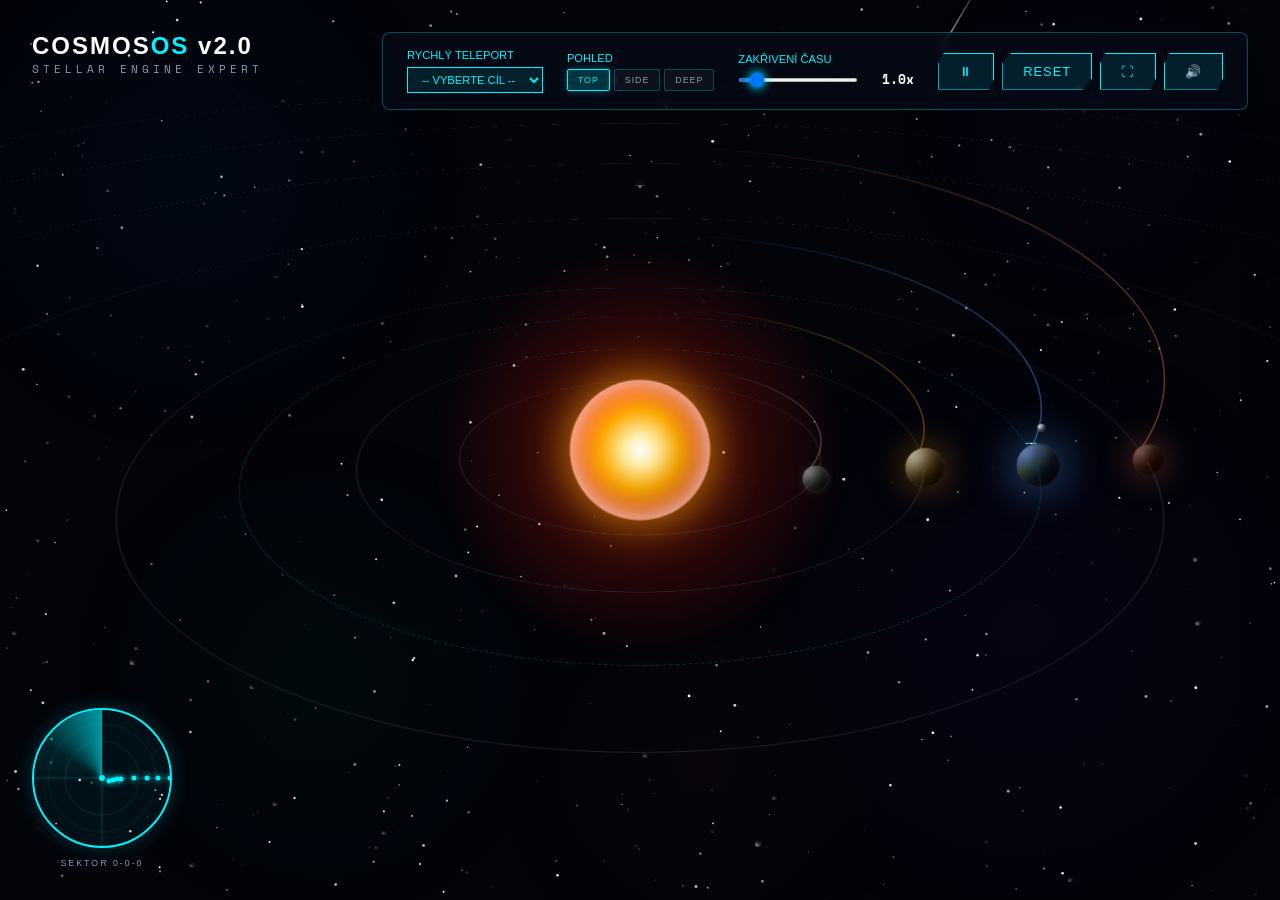
<file: index.html>
<!DOCTYPE html>

<html lang="cs">

<head>

    <meta charset="UTF-8">

    <meta name="viewport" content="width=device-width, initial-scale=1.0">

    <meta http-equiv="X-UA-Compatible" content="ie=edge">

    <title>Cosmos Explorer | Advanced 3D Solar System</title>

    <meta name="description" content="Interaktivní 3D simulace sluneční soustavy. Prozkoumejte planety v reálném čase, upravte běh času a objevte detailní informace.">

    <meta name="keywords" content="vesmír, 3D, simulace, sluneční soustava, planety, interaktivní, HTML5, CSS3, JavaScript, webgl, canvas">

    <meta name="author" content="Tomáš Vrabec">

    <meta name="robots" content="index, follow">

    <meta property="og:title" content="Cosmos Explorer 3D">

    <meta property="og:description" content="Neuvěřitelná interaktivní webová simulace naší sluneční soustavy.">

    <meta property="og:type" content="website">

    <meta name="twitter:card" content="summary_large_image">



    <script type="application/ld+json">

    {

      "@context": "https://schema.org",

      "@type": "WebApplication",

      "name": "Cosmos Explorer 3D",

      "applicationCategory": "EducationalApplication",

      "author": { "@type": "Person", "name": "Tomáš Vrabec" }

    }

    </script>



    <link rel="preconnect" href="https://fonts.googleapis.com">

    <link rel="preconnect" href="https://fonts.gstatic.com" crossorigin>

    <link href="https://fonts.googleapis.com/css2?family=Space+Mono:ital,wght@0,400;0,700;1,400&family=Syncopate:wght@400;700&display=swap" rel="stylesheet">

    <link rel="stylesheet" href="css/style.css?v=7">

</head>

<body class="loading">

    <div id="preloader" aria-hidden="true">

        <div class="loader-core"></div>

        <div class="loader-text">INICIALIZACE VESMÍRU... <span id="load-progress">0%</span></div>

    </div>



    <canvas id="deep-space" aria-hidden="true"></canvas>



    <main id="scene-container" aria-label="3D Interaktivní Vesmír">

        <div id="camera">

            <div id="solar-system" class="preserve-3d">

                <!-- SUN -->
                <div class="celestial-wrapper sun-wrapper" data-id="sun">
                    <div class="planet sun" role="button" tabindex="0" aria-label="Slunce">
                        <div class="planet-sphere sun-sphere"></div>
                        <div class="sun-glow"></div>
                        <span class="planet-name">SLUNCE</span>
                    </div>
                </div>

                <!-- VOYAGER -->
                <div class="orbit voyager-orbit preserve-3d" aria-hidden="true">
                    <div class="voyager">
                        <div class="voyager-dish"></div>
                        <div class="voyager-body"></div>
                    </div>
                </div>

                <!-- MERCURY -->
                <div class="orbit mercury-orbit preserve-3d" aria-hidden="true"></div>
                <div class="celestial-wrapper mercury-wrapper" data-id="mercury">
                    <div class="planet mercury" role="button" tabindex="0" aria-label="Merkur">
                        <div class="planet-sphere mercury-sphere"></div>
                        <div class="planet-shadow"></div>
                        <span class="planet-name">MERKUR</span>
                    </div>
                </div>

                <!-- VENUS -->
                <div class="orbit venus-orbit preserve-3d" aria-hidden="true"></div>
                <div class="celestial-wrapper venus-wrapper" data-id="venus">
                    <div class="planet venus" role="button" tabindex="0" aria-label="Venuše">
                        <div class="planet-sphere venus-sphere"></div>
                        <div class="planet-shadow"></div>
                        <span class="planet-name">VENUŠE</span>
                    </div>
                </div>

                <!-- EARTH -->
                <div class="orbit earth-orbit preserve-3d" aria-hidden="true"></div>
                <div class="celestial-wrapper earth-wrapper" data-id="earth">
                    <div class="planet earth" role="button" tabindex="0" aria-label="Země">
                        <div class="planet-sphere earth-sphere">
                            <div class="earth-clouds"></div>
                        </div>
                        <div class="planet-shadow"></div>
                        <div class="moon-orbit"><div class="moon-sphere"></div></div>
                        <div class="iss-orbit"><div class="iss"></div></div>
                        <span class="planet-name">ZEMĚ</span>
                    </div>
                </div>

                <!-- MARS -->
                <div class="orbit mars-orbit preserve-3d" aria-hidden="true"></div>
                <div class="celestial-wrapper mars-wrapper" data-id="mars">
                    <div class="planet mars" role="button" tabindex="0" aria-label="Mars">
                        <div class="planet-sphere mars-sphere"></div>
                        <div class="planet-shadow"></div>
                        <span class="planet-name">MARS</span>
                    </div>
                </div>

                <!-- ASTEROID BELT -->
                <div id="asteroid-belt" class="preserve-3d" aria-hidden="true"></div>

                <!-- JUPITER -->
                <div class="orbit jupiter-orbit preserve-3d" aria-hidden="true"></div>
                <div class="celestial-wrapper jupiter-wrapper" data-id="jupiter">
                    <div class="planet jupiter" role="button" tabindex="0" aria-label="Jupiter">
                        <div class="planet-sphere jupiter-sphere"></div>
                        <div class="planet-shadow"></div>
                        <span class="planet-name">JUPITER</span>
                    </div>
                </div>

                <!-- SATURN -->
                <div class="orbit saturn-orbit preserve-3d" aria-hidden="true"></div>
                <div class="celestial-wrapper saturn-wrapper" data-id="saturn">
                    <div class="planet saturn" role="button" tabindex="0" aria-label="Saturn">
                        <div class="planet-sphere saturn-sphere"></div>
                        <div class="saturn-rings"></div>
                        <div class="planet-shadow"></div>
                        <span class="planet-name">SATURN</span>
                    </div>
                </div>

                <!-- URANUS -->
                <div class="orbit uranus-orbit preserve-3d" aria-hidden="true"></div>
                <div class="celestial-wrapper uranus-wrapper" data-id="uranus">
                    <div class="planet uranus" role="button" tabindex="0" aria-label="Uran">
                        <div class="planet-sphere uranus-sphere"></div>
                        <div class="uranus-rings"></div>
                        <div class="planet-shadow"></div>
                        <span class="planet-name">URAN</span>
                    </div>
                </div>

                <!-- NEPTUNE -->
                <div class="orbit neptune-orbit preserve-3d" aria-hidden="true"></div>
                <div class="celestial-wrapper neptune-wrapper" data-id="neptune">
                    <div class="planet neptune" role="button" tabindex="0" aria-label="Neptun">
                        <div class="planet-sphere neptune-sphere"></div>
                        <div class="planet-shadow"></div>
                        <span class="planet-name">NEPTUN</span>
                    </div>
                </div>

            </div>

        </div>

    </main>



    <div id="ui-layer" class="ui-layer">

        <header class="top-bar">

            <div class="brand">

                <div class="brand-text">

                    <h1>COSMOS<span class="hl">OS</span> v2.0</h1>

                    <span class="subtitle">STELLAR ENGINE EXPERT</span>

                </div>

            </div>

            <div class="controls-group">

                <div class="control-box">

                    <label for="teleport-select">RYCHLÝ TELEPORT</label>

                    <select id="teleport-select" class="holo-select">

                        <option value="">-- VYBERTE CÍL --</option>

                        <option value="sun">Slunce</option>

                        <option value="mercury">Merkur</option>

                        <option value="venus">Venuše</option>

                        <option value="earth">Země</option>

                        <option value="mars">Mars</option>

                        <option value="jupiter">Jupiter</option>

                        <option value="saturn">Saturn</option>

                        <option value="uranus">Uran</option>

                        <option value="neptune">Neptun</option>

                    </select>

                </div>



                <div class="control-box hidden-mobile">

                    <label>POHLED</label>

                    <div class="view-presets">

                        <button class="btn-view active" id="view-top"    aria-label="Pohled shora">TOP</button>

                        <button class="btn-view"        id="view-side"   aria-label="Pohled ze strany">SIDE</button>

                        <button class="btn-view"        id="view-cinematic" aria-label="Pohled z hlubiny">DEEP</button>

                    </div>

                </div>



                <div class="control-box hidden-mobile">

                    <label for="time-slider">ZAKŘIVENÍ ČASU</label>

                    <div class="slider-wrapper">

                        <input type="range" id="time-slider" min="0" max="10" step="0.1" value="1" aria-label="Rychlost oběhu planet">

                        <span id="time-val">1.0x</span>

                    </div>

                </div>



                <div class="btn-group">

                    <button id="pause-btn"    class="btn-holo" aria-label="Pozastavit" title="Pause / Play">⏸</button>

                    <button id="reset-cam-btn" class="btn-holo" aria-label="Reset pohledu">RESET</button>

                    <button id="fullscreen-btn" class="btn-holo" aria-label="Celá obrazovka" title="Fullscreen">⛶</button>

                    <button id="sound-btn" class="btn-holo" aria-label="Zvuk zapnout/vypnout" title="Sound On/Off">🔊</button>

                </div>

            </div>

        </header>



        <aside id="hud-panel" class="hud-panel glass-morphism" aria-hidden="true" role="dialog" aria-labelledby="hud-title">

            <div class="hud-header">

                <div class="hud-decor"></div>

                <h2 id="hud-title" class="glitch" data-text="PLANET_NAME">PLANET_NAME</h2>

                <button id="close-hud" class="close-hud" aria-label="Zavřít detail">

                    <svg viewBox="0 0 24 24" fill="none" stroke="currentColor" stroke-width="2"><line x1="18" y1="6" x2="6" y2="18"></line><line x1="6" y1="6" x2="18" y2="18"></line></svg>

                </button>

            </div>

            <div class="hud-body">

                <div class="hud-type" id="hud-type">CLASSIFICATION</div>

                <div class="hud-text-container">

                    <p id="hud-desc" class="typing-text"></p>

                </div>

                <div class="data-grid">

                    <div class="data-cell"><span class="data-label">VZDÁLENOST</span><span class="data-value" id="data-dist">--</span></div>

                    <div class="data-cell"><span class="data-label">TEPLOTA</span><span class="data-value" id="data-temp">--</span></div>

                    <div class="data-cell"><span class="data-label">GRAVITACE</span><span class="data-value" id="data-grav">--</span></div>

                    <div class="data-cell"><span class="data-label">DOBA OBĚHU</span><span class="data-value" id="data-year">--</span></div>

                    <div class="data-cell"><span class="data-label">POČET MĚSÍCŮ</span><span class="data-value" id="data-moons">--</span></div>

                    <div class="data-cell"><span class="data-label">ATMOSFÉRA</span><span class="data-value" id="data-atm">--</span></div>

                </div>

                <div class="hud-footer">

                    <div class="status-indicator">

                        <span class="dot blink"></span> DATA ZACHYCENA SONDOU

                    </div>

                    <button class="btn-holo btn-sm" id="btn-explore">VSTOUPIT DO ATMOSFÉRY</button>

                </div>

            </div>

        </aside>



        <div id="env-hud" class="env-hud visually-hidden">

            <div class="env-warning glitch" data-text="STATUS">STATUS</div>

            <button id="btn-leave-env" class="btn-holo btn-danger">OPUSTIT ATMOSFÉRU</button>

        </div>



        <div class="radar-container">

            <div class="radar">

                <div class="radar-sweep"></div>

                <div class="radar-ring1"></div>

                <div class="radar-ring2"></div>

                <div class="radar-center"></div>

                <div id="radar-blips"></div>

            </div>

            <div class="radar-label">SEKTOR 0-0-0</div>

        </div>



        <div id="aria-live" class="visually-hidden" aria-live="assertive"></div>

    </div>



    <script src="js/script.js?v=7"></script>

</body>

</html>
</file>
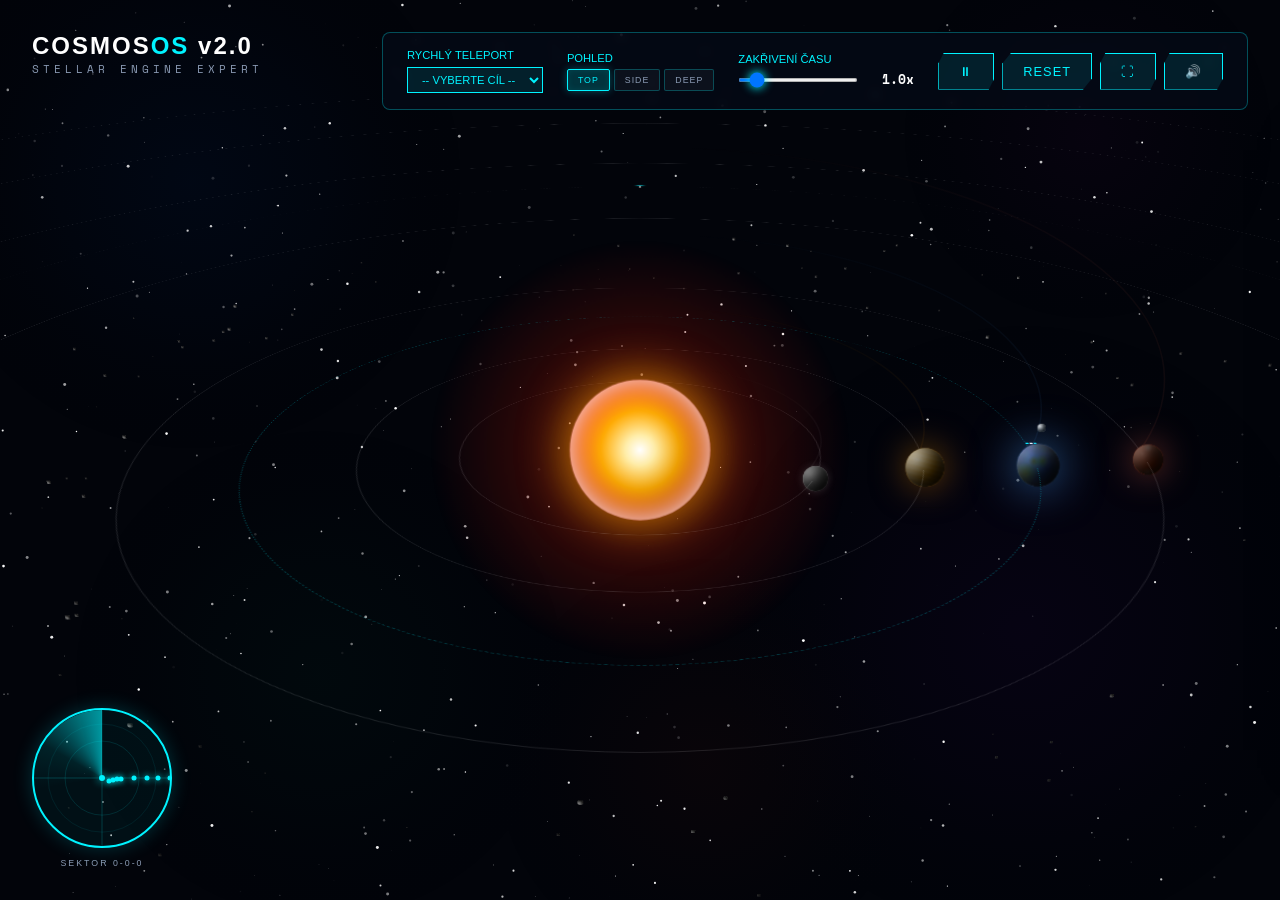
<file: html/index.html>
<!DOCTYPE html>

<html lang="cs">

<head>

    <meta charset="UTF-8">

    <meta name="viewport" content="width=device-width, initial-scale=1.0">

    <meta http-equiv="X-UA-Compatible" content="ie=edge">

    <title>Cosmos Explorer | Advanced 3D Solar System</title>

    <meta name="description" content="Interaktivní 3D simulace sluneční soustavy. Prozkoumejte planety v reálném čase, upravte běh času a objevte detailní informace.">

    <meta name="keywords" content="vesmír, 3D, simulace, sluneční soustava, planety, interaktivní, HTML5, CSS3, JavaScript, webgl, canvas">

    <meta name="author" content="Tomáš Vrabec">

    <meta name="robots" content="index, follow">

    <meta property="og:title" content="Cosmos Explorer 3D">

    <meta property="og:description" content="Neuvěřitelná interaktivní webová simulace naší sluneční soustavy.">

    <meta property="og:type" content="website">

    <meta name="twitter:card" content="summary_large_image">



    <script type="application/ld+json">

    {

      "@context": "https://schema.org",

      "@type": "WebApplication",

      "name": "Cosmos Explorer 3D",

      "applicationCategory": "EducationalApplication",

      "author": { "@type": "Person", "name": "Tomáš Vrabec" }

    }

    </script>



    <link rel="preconnect" href="https://fonts.googleapis.com">

    <link rel="preconnect" href="https://fonts.gstatic.com" crossorigin>

    <link href="https://fonts.googleapis.com/css2?family=Space+Mono:ital,wght@0,400;0,700;1,400&family=Syncopate:wght@400;700&display=swap" rel="stylesheet">

    <link rel="stylesheet" href="../css/style.css?v=7">

</head>

<body class="loading">

    <div id="preloader" aria-hidden="true">

        <div class="loader-core"></div>

        <div class="loader-text">INICIALIZACE VESMÍRU... <span id="load-progress">0%</span></div>

    </div>



    <canvas id="deep-space" aria-hidden="true"></canvas>



    <main id="scene-container" aria-label="3D Interaktivní Vesmír">

        <div id="camera">

            <div id="solar-system" class="preserve-3d">

                <!-- SUN -->
                <div class="celestial-wrapper sun-wrapper" data-id="sun">
                    <div class="planet sun" role="button" tabindex="0" aria-label="Slunce">
                        <div class="planet-sphere sun-sphere"></div>
                        <div class="sun-glow"></div>
                        <span class="planet-name">SLUNCE</span>
                    </div>
                </div>

                <!-- VOYAGER -->
                <div class="orbit voyager-orbit preserve-3d" aria-hidden="true">
                    <div class="voyager">
                        <div class="voyager-dish"></div>
                        <div class="voyager-body"></div>
                    </div>
                </div>

                <!-- MERCURY -->
                <div class="orbit mercury-orbit preserve-3d" aria-hidden="true"></div>
                <div class="celestial-wrapper mercury-wrapper" data-id="mercury">
                    <div class="planet mercury" role="button" tabindex="0" aria-label="Merkur">
                        <div class="planet-sphere mercury-sphere"></div>
                        <div class="planet-shadow"></div>
                        <span class="planet-name">MERKUR</span>
                    </div>
                </div>

                <!-- VENUS -->
                <div class="orbit venus-orbit preserve-3d" aria-hidden="true"></div>
                <div class="celestial-wrapper venus-wrapper" data-id="venus">
                    <div class="planet venus" role="button" tabindex="0" aria-label="Venuše">
                        <div class="planet-sphere venus-sphere"></div>
                        <div class="planet-shadow"></div>
                        <span class="planet-name">VENUŠE</span>
                    </div>
                </div>

                <!-- EARTH -->
                <div class="orbit earth-orbit preserve-3d" aria-hidden="true"></div>
                <div class="celestial-wrapper earth-wrapper" data-id="earth">
                    <div class="planet earth" role="button" tabindex="0" aria-label="Země">
                        <div class="planet-sphere earth-sphere">
                            <div class="earth-clouds"></div>
                        </div>
                        <div class="planet-shadow"></div>
                        <div class="moon-orbit"><div class="moon-sphere"></div></div>
                        <div class="iss-orbit"><div class="iss"></div></div>
                        <span class="planet-name">ZEMĚ</span>
                    </div>
                </div>

                <!-- MARS -->
                <div class="orbit mars-orbit preserve-3d" aria-hidden="true"></div>
                <div class="celestial-wrapper mars-wrapper" data-id="mars">
                    <div class="planet mars" role="button" tabindex="0" aria-label="Mars">
                        <div class="planet-sphere mars-sphere"></div>
                        <div class="planet-shadow"></div>
                        <span class="planet-name">MARS</span>
                    </div>
                </div>

                <!-- ASTEROID BELT -->
                <div id="asteroid-belt" class="preserve-3d" aria-hidden="true"></div>

                <!-- JUPITER -->
                <div class="orbit jupiter-orbit preserve-3d" aria-hidden="true"></div>
                <div class="celestial-wrapper jupiter-wrapper" data-id="jupiter">
                    <div class="planet jupiter" role="button" tabindex="0" aria-label="Jupiter">
                        <div class="planet-sphere jupiter-sphere"></div>
                        <div class="planet-shadow"></div>
                        <span class="planet-name">JUPITER</span>
                    </div>
                </div>

                <!-- SATURN -->
                <div class="orbit saturn-orbit preserve-3d" aria-hidden="true"></div>
                <div class="celestial-wrapper saturn-wrapper" data-id="saturn">
                    <div class="planet saturn" role="button" tabindex="0" aria-label="Saturn">
                        <div class="planet-sphere saturn-sphere"></div>
                        <div class="saturn-rings"></div>
                        <div class="planet-shadow"></div>
                        <span class="planet-name">SATURN</span>
                    </div>
                </div>

                <!-- URANUS -->
                <div class="orbit uranus-orbit preserve-3d" aria-hidden="true"></div>
                <div class="celestial-wrapper uranus-wrapper" data-id="uranus">
                    <div class="planet uranus" role="button" tabindex="0" aria-label="Uran">
                        <div class="planet-sphere uranus-sphere"></div>
                        <div class="uranus-rings"></div>
                        <div class="planet-shadow"></div>
                        <span class="planet-name">URAN</span>
                    </div>
                </div>

                <!-- NEPTUNE -->
                <div class="orbit neptune-orbit preserve-3d" aria-hidden="true"></div>
                <div class="celestial-wrapper neptune-wrapper" data-id="neptune">
                    <div class="planet neptune" role="button" tabindex="0" aria-label="Neptun">
                        <div class="planet-sphere neptune-sphere"></div>
                        <div class="planet-shadow"></div>
                        <span class="planet-name">NEPTUN</span>
                    </div>
                </div>

            </div>

        </div>

    </main>



    <div id="ui-layer" class="ui-layer">

        <header class="top-bar">

            <div class="brand">

                <div class="brand-text">

                    <h1>COSMOS<span class="hl">OS</span> v2.0</h1>

                    <span class="subtitle">STELLAR ENGINE EXPERT</span>

                </div>

            </div>

            <div class="controls-group">

                <div class="control-box">

                    <label for="teleport-select">RYCHLÝ TELEPORT</label>

                    <select id="teleport-select" class="holo-select">

                        <option value="">-- VYBERTE CÍL --</option>

                        <option value="sun">Slunce</option>

                        <option value="mercury">Merkur</option>

                        <option value="venus">Venuše</option>

                        <option value="earth">Země</option>

                        <option value="mars">Mars</option>

                        <option value="jupiter">Jupiter</option>

                        <option value="saturn">Saturn</option>

                        <option value="uranus">Uran</option>

                        <option value="neptune">Neptun</option>

                    </select>

                </div>



                <div class="control-box hidden-mobile">

                    <label>POHLED</label>

                    <div class="view-presets">

                        <button class="btn-view active" id="view-top"    aria-label="Pohled shora">TOP</button>

                        <button class="btn-view"        id="view-side"   aria-label="Pohled ze strany">SIDE</button>

                        <button class="btn-view"        id="view-cinematic" aria-label="Pohled z hlubiny">DEEP</button>

                    </div>

                </div>



                <div class="control-box hidden-mobile">

                    <label for="time-slider">ZAKŘIVENÍ ČASU</label>

                    <div class="slider-wrapper">

                        <input type="range" id="time-slider" min="0" max="10" step="0.1" value="1" aria-label="Rychlost oběhu planet">

                        <span id="time-val">1.0x</span>

                    </div>

                </div>



                <div class="btn-group">

                    <button id="pause-btn"    class="btn-holo" aria-label="Pozastavit" title="Pause / Play">⏸</button>

                    <button id="reset-cam-btn" class="btn-holo" aria-label="Reset pohledu">RESET</button>

                    <button id="fullscreen-btn" class="btn-holo" aria-label="Celá obrazovka" title="Fullscreen">⛶</button>

                    <button id="sound-btn" class="btn-holo" aria-label="Zvuk zapnout/vypnout" title="Sound On/Off">🔊</button>

                </div>

            </div>

        </header>



        <aside id="hud-panel" class="hud-panel glass-morphism" aria-hidden="true" role="dialog" aria-labelledby="hud-title">

            <div class="hud-header">

                <div class="hud-decor"></div>

                <h2 id="hud-title" class="glitch" data-text="PLANET_NAME">PLANET_NAME</h2>

                <button id="close-hud" class="close-hud" aria-label="Zavřít detail">

                    <svg viewBox="0 0 24 24" fill="none" stroke="currentColor" stroke-width="2"><line x1="18" y1="6" x2="6" y2="18"></line><line x1="6" y1="6" x2="18" y2="18"></line></svg>

                </button>

            </div>

            <div class="hud-body">

                <div class="hud-type" id="hud-type">CLASSIFICATION</div>

                <div class="hud-text-container">

                    <p id="hud-desc" class="typing-text"></p>

                </div>

                <div class="data-grid">

                    <div class="data-cell"><span class="data-label">VZDÁLENOST</span><span class="data-value" id="data-dist">--</span></div>

                    <div class="data-cell"><span class="data-label">TEPLOTA</span><span class="data-value" id="data-temp">--</span></div>

                    <div class="data-cell"><span class="data-label">GRAVITACE</span><span class="data-value" id="data-grav">--</span></div>

                    <div class="data-cell"><span class="data-label">DOBA OBĚHU</span><span class="data-value" id="data-year">--</span></div>

                    <div class="data-cell"><span class="data-label">POČET MĚSÍCŮ</span><span class="data-value" id="data-moons">--</span></div>

                    <div class="data-cell"><span class="data-label">ATMOSFÉRA</span><span class="data-value" id="data-atm">--</span></div>

                </div>

                <div class="hud-footer">

                    <div class="status-indicator">

                        <span class="dot blink"></span> DATA ZACHYCENA SONDOU

                    </div>

                    <button class="btn-holo btn-sm" id="btn-explore">VSTOUPIT DO ATMOSFÉRY</button>

                </div>

            </div>

        </aside>



        <div id="env-hud" class="env-hud visually-hidden">

            <div class="env-warning glitch" data-text="STATUS">STATUS</div>

            <button id="btn-leave-env" class="btn-holo btn-danger">OPUSTIT ATMOSFÉRU</button>

        </div>



        <div class="radar-container">

            <div class="radar">

                <div class="radar-sweep"></div>

                <div class="radar-ring1"></div>

                <div class="radar-ring2"></div>

                <div class="radar-center"></div>

                <div id="radar-blips"></div>

            </div>

            <div class="radar-label">SEKTOR 0-0-0</div>

        </div>



        <div id="aria-live" class="visually-hidden" aria-live="assertive"></div>

    </div>



    <script src="../js/script.js?v=7"></script>

</body>

</html>
</file>
<file: css/style.css>
/* ==========================================================================
   COSMOS EXPLORER 3D - ULTIMATE STYLESHEET v2.0 (Optimized)
   ========================================================================== */

:root {
    --bg-void: #02040a;
    --neon-blue: #00f3ff;


    --neon-purple: #b026ff;

    --neon-green: #39ff14;

    --neon-red: #ff2a2a;

    --text-primary: #ffffff;

    --text-muted: #8b9bb4;

   

    --glass-bg: rgba(6, 11, 25, 0.65);

    --glass-border: rgba(0, 243, 255, 0.3);

   

    --font-head: 'Syncopate', sans-serif;

    --font-data: 'Space Mono', monospace;

   

    --sun-size: 140px;

    --mercury-size: 24px;

    --venus-size: 38px;

    --earth-size: 42px;

    --mars-size: 30px;

    --jupiter-size: 96px;

    --saturn-size: 84px;

    --uranus-size: 56px;

    --neptune-size: 52px;

   

    --mercury-orb: 180px;

    --venus-orb: 280px;

    --earth-orb: 390px;

    --mars-orb: 500px;

    --jupiter-orb: 820px;

    --saturn-orb: 1150px;

    --uranus-orb: 1450px;

    --neptune-orb: 1750px;

}




*, *::before, *::after { box-sizing: border-box; margin: 0; padding: 0; }

html, body { width: 100%; height: 100%; overflow: hidden; background-color: var(--bg-void); color: var(--text-primary); font-family: var(--font-data); user-select: none; }

::-webkit-scrollbar { width: 0px; background: transparent; }



/* Preloader */

#preloader { position: fixed; inset: 0; z-index: 9999; background: var(--bg-void); display: flex; flex-direction: column; justify-content: center; align-items: center; transition: opacity 1s, visibility 1s; }

body:not(.loading) #preloader { opacity: 0; visibility: hidden; }

.loader-core { width: 60px; height: 60px; border: 2px solid var(--glass-border); border-top-color: var(--neon-blue); border-radius: 50%; animation: spin 1s linear infinite; margin-bottom: 20px; }

.loader-text { font-family: var(--font-head); letter-spacing: 2px; font-size: 0.9rem; color: var(--neon-blue); text-shadow: 0 0 10px var(--neon-blue); }

@keyframes spin { 100% { transform: rotate(360deg); } }



.visually-hidden { position: absolute; width: 1px; height: 1px; padding: 0; margin: -1px; overflow: hidden; clip: rect(0, 0, 0, 0); border: 0; }



/* CANVAS & SCENE */

#deep-space { position: absolute; inset: 0; z-index: 1; width: 100%; height: 100%; pointer-events: none; transition: filter 2s; will-change: transform; }

#scene-container { position: absolute; inset: 0; z-index: 2; perspective: 1500px; display: flex; justify-content: center; align-items: center; cursor: grab; transition: transform 2s cubic-bezier(0.7, 0, 0.3, 1), opacity 2s; will-change: transform; }

#scene-container:active { cursor: grabbing; }



/* Surface View Mode */

#scene-container.surface-mode { transform: scale(50) translateZ(1000px); opacity: 0; pointer-events: none; }

body.surface-active #deep-space { filter: blur(1px) contrast(1.1); }



#camera { width: 100%; height: 100%; transform-style: preserve-3d; transform: rotateX(65deg) rotateZ(0deg); transition: transform 0.1s ease-out; will-change: transform; }

#solar-system { position: absolute; top: 50%; left: 50%; width: 0; height: 0; transform-style: preserve-3d; }

.preserve-3d { transform-style: preserve-3d; }



/* ORBITS */

.orbit { position: absolute; top: 50%; left: 50%; border: 1px solid rgba(255, 255, 255, 0.12); border-radius: 50%; transform: translate(-50%, -50%); pointer-events: none; }

.mercury-orbit { width: calc(var(--mercury-orb) * 2); height: calc(var(--mercury-orb) * 2); }

.venus-orbit { width: calc(var(--venus-orb) * 2); height: calc(var(--venus-orb) * 2); }

.earth-orbit { width: calc(var(--earth-orb) * 2); height: calc(var(--earth-orb) * 2); border: 1px dashed rgba(0, 243, 255, 0.25); }

.mars-orbit { width: calc(var(--mars-orb) * 2); height: calc(var(--mars-orb) * 2); }

.jupiter-orbit { width: calc(var(--jupiter-orb) * 2); height: calc(var(--jupiter-orb) * 2); }

.saturn-orbit { width: calc(var(--saturn-orb) * 2); height: calc(var(--saturn-orb) * 2); }

.uranus-orbit { width: calc(var(--uranus-orb) * 2); height: calc(var(--uranus-orb) * 2); }

.neptune-orbit { width: calc(var(--neptune-orb) * 2); height: calc(var(--neptune-orb) * 2); }



/* VOYAGER PROBE */

.voyager-orbit { width: 2000px; height: 2000px; border: 1px dashed rgba(255,255,255,0.05); animation: spin 300s linear infinite reverse; }

.voyager { position: absolute; top: 0; left: 50%; transform: translate(-50%, -50%); display: flex; flex-direction: column; align-items: center; }

.voyager-dish { width: 12px; height: 4px; background: #fff; border-radius: 50% 50% 0 0; box-shadow: 0 -2px 5px var(--neon-blue); }

.voyager-body { width: 4px; height: 10px; background: #888; }



/* ASTEROID BELT (Optimized count) */

#asteroid-belt { position: absolute; top: 50%; left: 50%; width: 0; height: 0; transform-style: preserve-3d; will-change: transform; }

.asteroid { position: absolute; background: #888; border-radius: 50%; box-shadow: inset -1px -1px 2px #000; transform-style: preserve-3d; }



/* PLANETS & SATELLITES */

.celestial-wrapper { position: absolute; top: 0; left: 0; width: 0; height: 0; transform-style: preserve-3d; z-index: 10; will-change: transform; }

.planet { position: absolute; background: transparent; border: none; outline: none; appearance: none; -webkit-appearance: none; cursor: pointer; transform-style: preserve-3d; transform: translate(-50%, -50%) rotateZ(0deg) rotateX(-65deg); padding: 20px; }

.planet-sphere { border-radius: 50%; position: relative; box-shadow: inset -20px -20px 40px rgba(0,0,0,0.9), inset 10px 10px 20px rgba(255,255,255,0.2), 0 0 10px rgba(255,255,255,0.05); transition: transform 0.3s, box-shadow 0.3s; will-change: transform; transform: translateZ(5px); }

.planet:hover .planet-sphere { box-shadow: inset -20px -20px 40px rgba(0,0,0,0.9), inset 10px 10px 20px rgba(255,255,255,0.4), 0 0 35px var(--neon-blue); transform: scale(1.1); }

.planet-shadow { position: absolute; top: 50%; left: 50%; width: 100%; height: 20%; background: radial-gradient(ellipse at center, rgba(0,0,0,0.8) 0%, transparent 70%); transform: translate(-50%, 200%) rotateX(90deg); opacity: 0.5; pointer-events: none; }



.planet-name { position: absolute; top: -15px; left: 50%; transform: translateX(-50%); font-family: var(--font-head); font-size: 0.6rem; color: var(--neon-blue); background: rgba(0,0,0,0.6); padding: 2px 6px; border: 1px solid var(--glass-border); opacity: 0; transition: 0.3s; pointer-events: none; letter-spacing: 1px; z-index: 100; }

.planet:hover .planet-name { opacity: 1; top: -25px; }



/* ISS Satellite around Earth */

.iss-orbit { position: absolute; top: 50%; left: 50%; width: 60px; height: 60px; transform-style: preserve-3d; transform: translate(-50%, -50%) rotateX(45deg); animation: spin 3s linear infinite; pointer-events: none; }

.iss { position: absolute; top: 0; left: 50%; width: 3px; height: 2px; background: #fff; transform: translate(-50%, -50%); box-shadow: 4px 0 0 var(--neon-blue), -4px 0 0 var(--neon-blue); }



.sun-sphere { width: var(--sun-size); height: var(--sun-size); background: radial-gradient(circle at center, #ffffff 0%, #ffeeaa 15%, #ffaa00 40%, #ff3300 75%, #990000 100%); box-shadow: 0 0 50px rgba(255, 150, 0, 0.8), inset 0 0 30px #ffffff, inset -10px -10px 40px rgba(0,0,0,0.3); }



.sun-glow { position: absolute; inset: -140px; border-radius: 50%; background: radial-gradient(circle at center, rgba(255, 120, 0, 0.4) 0%, rgba(255, 30, 0, 0.2) 30%, transparent 65%); animation: sunPulse 3s ease-in-out infinite alternate; pointer-events: none; transform: translateZ(-1px); will-change: opacity; }



@keyframes sunPulse { 0% { transform: translateZ(-1px); opacity: 0.6; } 100% { transform: translateZ(-1px); opacity: 1; } }



.mercury-sphere { width: var(--mercury-size); height: var(--mercury-size); background: radial-gradient(circle at 30% 30%, #e0e0e0, #888888, #333333); box-shadow: inset -10px -10px 20px rgba(0,0,0,0.95), inset 5px 5px 10px rgba(255,255,255,0.6), 0 0 10px rgba(200, 200, 200, 0.2); }

.venus-sphere { width: var(--venus-size); height: var(--venus-size); background: repeating-linear-gradient(15deg, rgba(255,255,255,0.1) 0%, rgba(255,255,255,0.05) 5%, transparent 5%, transparent 10%), radial-gradient(circle at 30% 30%, #ffebb3, #e69900, #663300); box-shadow: inset -15px -15px 25px rgba(0,0,0,0.95), inset 8px 8px 15px rgba(255,255,255,0.6), 0 0 35px rgba(230, 138, 0, 0.5); }

.earth-sphere { width: var(--earth-size); height: var(--earth-size); background: radial-gradient(circle at 60% 40%, #1e5a22 0%, transparent 20%), radial-gradient(circle at 20% 70%, #228b22 0%, transparent 25%), radial-gradient(circle at 40% 40%, #1b4b1b 0%, transparent 15%), radial-gradient(circle at 30% 30%, #2080ff, #002b80, #000c26); box-shadow: inset -18px -18px 30px rgba(0,0,0,0.95), inset 10px 10px 25px rgba(255,255,255,0.6), 0 0 45px rgba(77, 166, 255, 0.65); overflow: hidden; }

.earth-clouds { position: absolute; inset: 0; background: url('data:image/svg+xml;utf8,<svg width="100" height="100" xmlns="http://www.w3.org/2000/svg"><filter id="n"><feTurbulence type="fractalNoise" baseFrequency="0.06" numOctaves="4"/></filter><rect width="100" height="100" filter="url(%23n)" opacity="0.5" fill="white"/></svg>'); mix-blend-mode: overlay; animation: rotateClouds 30s linear infinite; }

@keyframes rotateClouds { 100% { background-position: 100px 0; } }

.moon-orbit { position: absolute; top: 50%; left: 50%; width: 75px; height: 75px; transform: translate(-50%, -50%); animation: spin 4s linear infinite; pointer-events: none;}

.moon-sphere { position: absolute; top: -3px; left: 50%; width: 8px; height: 8px; background: radial-gradient(circle at 30% 30%, #ffffff, #888888); border-radius: 50%; box-shadow: inset -2px -2px 4px #000; }



.mars-sphere { width: var(--mars-size); height: var(--mars-size); background: radial-gradient(circle at 50% 10%, rgba(255,255,255,0.4) 0%, transparent 15%), radial-gradient(circle at 50% 90%, rgba(255,255,255,0.3) 0%, transparent 15%), radial-gradient(circle at 70% 30%, rgba(0,0,0,0.3) 0%, transparent 40%), radial-gradient(circle at 30% 30%, #ff8c66, #cc3300, #4d1300); box-shadow: inset -15px -15px 25px rgba(0,0,0,0.95), inset 6px 6px 15px rgba(255,255,255,0.5), 0 0 35px rgba(255, 112, 77, 0.5); }

.jupiter-sphere { width: var(--jupiter-size); height: var(--jupiter-size); background: radial-gradient(ellipse at 65% 55%, rgba(140,40,16,0.9) 0%, rgba(178,88,56,0.6) 12%, transparent 25%), linear-gradient(0deg, #b07e66 0%, #b07e66 4%, #d1ab93 5%, #d1ab93 12%, #945f44 13%, #945f44 18%, #cfa082 19%, #cfa082 24%, #7d4428 25%, #7d4428 28%, #b07e66 29%, #b07e66 100%); box-shadow: inset -30px -30px 50px rgba(0,0,0,0.95), inset 15px 15px 25px rgba(255,255,255,0.45), 0 0 50px rgba(207, 160, 130, 0.4); }

.saturn-sphere { width: var(--saturn-size); height: var(--saturn-size); background: linear-gradient(0deg, #cca366 0%, #cca366 8%, #b38640 9%, #b38640 15%, #d9b380 16%, #d9b380 22%, #997333 23%, #997333 28%, #cca366 29%, #cca366 100%); box-shadow: inset -25px -25px 40px rgba(0,0,0,0.95), inset 10px 10px 20px rgba(255,255,255,0.5), 0 0 45px rgba(204, 163, 102, 0.4); }

.saturn-rings { position: absolute; top: 50%; left: 50%; width: calc(var(--saturn-size) * 2.5); height: calc(var(--saturn-size) * 2.5); transform: translate(-50%, -50%) rotateX(75deg); border-radius: 50%; background: radial-gradient(circle at center, transparent 45%, rgba(204, 178, 128, 0.8) 48%, rgba(230, 205, 152, 0.6) 55%, transparent 58%, rgba(179, 150, 89, 0.8) 60%, rgba(238, 221, 170, 0.5) 68%, transparent 70%); box-shadow: 0 0 15px rgba(238,221,170,0.3), inset 0 0 15px rgba(238,221,170,0.3); pointer-events: none; border: none; }

.uranus-sphere { width: var(--uranus-size); height: var(--uranus-size); background: repeating-linear-gradient(90deg, rgba(255,255,255,0.1) 0%, rgba(255,255,255,0.05) 5%, transparent 5%, transparent 15%), radial-gradient(circle at 30% 30%, #ccebff, #33ccff, #004d99); box-shadow: inset -20px -20px 35px rgba(0,0,0,0.95), inset 8px 8px 18px rgba(255,255,255,0.6), 0 0 45px rgba(51, 204, 255, 0.5); }

.uranus-rings { position: absolute; top: 50%; left: 50%; width: calc(var(--uranus-size) * 1.9); height: calc(var(--uranus-size) * 1.9); transform: translate(-50%, -50%) rotateY(80deg); border-radius: 50%; background: radial-gradient(circle at center, transparent 48%, rgba(170, 204, 255, 0.5) 50%, transparent 52%); pointer-events: none; border: none; }

.neptune-sphere { width: var(--neptune-size); height: var(--neptune-size); background: radial-gradient(ellipse at 40% 60%, rgba(0,0,51,0.8) 0%, transparent 20%), repeating-linear-gradient(0deg, rgba(255,255,255,0.1) 0%, rgba(255,255,255,0.05) 2%, transparent 2%, transparent 8%), radial-gradient(circle at 30% 30%, #6699ff, #0033cc, #000066); box-shadow: inset -20px -20px 35px rgba(0,0,0,0.95), inset 8px 8px 18px rgba(255,255,255,0.6), 0 0 45px rgba(0, 51, 204, 0.5); }



/* UI LAYER */

.ui-layer { position: absolute; inset: 0; z-index: 10; pointer-events: none; display: flex; flex-direction: column; justify-content: space-between; padding: 2rem; transition: opacity 0.5s; }

body.surface-active .ui-layer > *:not(#env-hud) { opacity: 0; pointer-events: none; }

.top-bar, .hud-panel, .radar-container, .controls-group, .env-hud { pointer-events: auto; }



.top-bar { display: flex; justify-content: space-between; align-items: flex-start; }

.brand { display: flex; align-items: center; gap: 1rem; }

.brand-icon { width: 40px; height: 40px; color: var(--neon-blue); filter: drop-shadow(0 0 8px var(--neon-blue)); }

.brand-text h1 { font-family: var(--font-head); font-size: 1.5rem; letter-spacing: 2px; }

.brand-text .hl { color: var(--neon-blue); }

.brand-text .subtitle { font-size: 0.7rem; letter-spacing: 4px; color: var(--text-muted); display: block; }



.controls-group { display: flex; gap: 1.5rem; align-items: center; background: var(--glass-bg); padding: 1rem 1.5rem; border-radius: 8px; border: 1px solid var(--glass-border); backdrop-filter: blur(5px); }

.control-box label { font-size: 0.7rem; font-family: var(--font-head); color: var(--neon-blue); margin-bottom: 5px; display: block; }

.holo-select { background: rgba(0, 243, 255, 0.1); border: 1px solid var(--neon-blue); color: var(--neon-blue); font-family: var(--font-head); padding: 5px 10px; font-size: 0.7rem; outline: none; cursor: pointer; }

.holo-select option { background: var(--bg-void); color: var(--text-primary); }



.slider-wrapper { display: flex; align-items: center; gap: 1rem; }

input[type=range] { -webkit-appearance: button; width: 120px; background: rgba(255,255,255,0.1); height: 4px; border-radius: 2px; outline: none; }

input[type=range]::-webkit-slider-thumb { -webkit-appearance: none; width: 16px; height: 16px; background: var(--neon-blue); border-radius: 50%; cursor: pointer; box-shadow: 0 0 10px var(--neon-blue); }

#time-val { font-weight: bold; width: 40px; text-align: right; font-size: 0.8rem;}



.btn-holo { background: rgba(0, 243, 255, 0.1); border: 1px solid var(--neon-blue); color: var(--neon-blue); font-family: var(--font-head); padding: 10px 20px; font-size: 0.8rem; cursor: pointer; text-transform: uppercase; letter-spacing: 1px; transition: 0.3s; clip-path: polygon(10% 0, 100% 0, 100% 70%, 90% 100%, 0 100%, 0 30%); }

.btn-holo:hover { background: var(--neon-blue); color: #000; box-shadow: 0 0 15px var(--neon-blue); }

.btn-holo.paused { border-color: var(--neon-red); color: var(--neon-red); background: rgba(255,42,42,0.15); }

.btn-sm { padding: 8px 15px; font-size: 0.7rem; }

.btn-danger { border-color: var(--neon-red); color: var(--neon-red); background: rgba(255, 42, 42, 0.1); }

.btn-danger:hover { background: var(--neon-red); color: #000; box-shadow: 0 0 15px var(--neon-red); }

.btn-group { display: flex; gap: 0.5rem; align-items: center; }



/* View preset buttons */

.view-presets { display: flex; gap: 4px; }

.btn-view { background: rgba(255,255,255,0.04); border: 1px solid rgba(0,243,255,0.25); color: var(--text-muted); font-family: var(--font-head); font-size: 0.55rem; letter-spacing: 1px; padding: 5px 10px; cursor: pointer; transition: 0.25s; clip-path: none; border-radius: 2px; }

.btn-view:hover { background: rgba(0,243,255,0.12); color: var(--neon-blue); border-color: var(--neon-blue); }

.btn-view.active { background: rgba(0,243,255,0.18); color: var(--neon-blue); border-color: var(--neon-blue); box-shadow: 0 0 8px rgba(0,243,255,0.3), inset 0 0 6px rgba(0,243,255,0.1); }



/* HUD Panel */

.hud-panel { position: absolute; right: 2rem; top: 50%; transform: translateY(-50%) translateX(120%); width: 450px; background: var(--glass-bg); border: 1px solid var(--glass-border); backdrop-filter: blur(10px); padding: 2rem; transition: transform 0.6s cubic-bezier(0.2, 0.8, 0.2, 1); box-shadow: -20px 0 50px rgba(0,0,0,0.8), inset 0 0 20px rgba(0,243,255,0.05); }

.hud-panel.active { transform: translateY(-50%) translateX(0); }



.hud-header { display: flex; justify-content: space-between; align-items: flex-start; margin-bottom: 1.5rem; border-bottom: 1px solid rgba(255,255,255,0.1); padding-bottom: 1rem; }

.glitch { font-family: var(--font-head); font-size: 2rem; position: relative; text-shadow: 0 0 10px rgba(255,255,255,0.5); }

.close-hud { background: none; border: none; color: var(--text-muted); cursor: pointer; transition: 0.3s; }

.close-hud:hover { color: var(--neon-blue); transform: rotate(90deg); }

.close-hud svg { width: 24px; height: 24px; }



.hud-type { font-size: 0.8rem; color: var(--neon-purple); letter-spacing: 2px; margin-bottom: 1rem; text-transform: uppercase; }

.hud-text-container { min-height: 120px; margin-bottom: 1.5rem; }

.typing-text { font-size: 0.95rem; line-height: 1.6; color: var(--text-muted); }

.typing-text::after { content: '|'; animation: blink 1s infinite; color: var(--neon-blue); }

@keyframes blink { 50% { opacity: 0; } }



.data-grid { display: grid; grid-template-columns: 1fr 1fr; gap: 1rem; margin-bottom: 2rem; }

.data-cell { background: rgba(0,0,0,0.4); padding: 10px; border-left: 2px solid var(--neon-blue); }

.data-label { display: block; font-size: 0.6rem; color: var(--text-muted); margin-bottom: 4px; }

.data-value { font-size: 0.95rem; font-weight: bold; color: var(--neon-blue); }



.hud-footer { display: flex; justify-content: space-between; align-items: center; border-top: 1px solid rgba(255,255,255,0.1); padding-top: 1rem; }

.status-indicator { font-size: 0.7rem; display: flex; align-items: center; gap: 8px; color: var(--neon-green); }

.dot { width: 8px; height: 8px; background: var(--neon-green); border-radius: 50%; box-shadow: 0 0 8px var(--neon-green); }

.dot.blink { animation: blink 2s infinite; }



/* Environment HUD */

.env-hud { position: absolute; inset: 0; display: flex; flex-direction: column; justify-content: space-between; align-items: center; padding: 4rem; pointer-events: none; }

.env-hud:not(.visually-hidden) { pointer-events: auto; }

.env-warning { font-size: 3rem; color: var(--neon-red); text-shadow: 0 0 20px var(--neon-red); animation: warningPulse 1s infinite alternate; }

@keyframes warningPulse { 0% { opacity: 0.5; } 100% { opacity: 1; } }



/* Radar (Improved) */

.radar-container { position: absolute; bottom: 2rem; left: 2rem; display: flex; flex-direction: column; align-items: center; gap: 10px; }

.radar { width: 140px; height: 140px; border-radius: 50%; border: 2px solid var(--neon-blue); background: rgba(0, 243, 255, 0.05); position: relative; overflow: hidden; box-shadow: 0 0 20px rgba(0,243,255,0.2); }

/* Horizontal cross-hair */
.radar::before { content: ''; position: absolute; top: 50%; left: 50%; width: 100%; height: 1px; background: rgba(0,243,255,0.2); transform: translate(-50%, -50%); }

/* Vertical cross-hair */
.radar::after { content: ''; position: absolute; top: 50%; left: 50%; width: 1px; height: 100%; background: rgba(0,243,255,0.2); transform: translate(-50%, -50%); }

/* Rotating sweep beam */
.radar-sweep { position: absolute; top: 0; left: 0; width: 100%; height: 100%; border-radius: 50%; background: conic-gradient(from 0deg, transparent 260deg, rgba(0,243,255,0.08) 300deg, rgba(0,243,255,0.6) 360deg); animation: radarSpin 3s linear infinite; transform-origin: center; pointer-events: none; }

@keyframes radarSpin { 0% { transform: rotate(0deg); } 100% { transform: rotate(360deg); } }

/* Inner orbit ring */
.radar-ring1 { position: absolute; top: 50%; left: 50%; width: 55%; height: 55%; border: 1px solid rgba(0,243,255,0.12); border-radius: 50%; transform: translate(-50%, -50%); pointer-events: none; }

.radar-ring2 { position: absolute; top: 50%; left: 50%; width: 80%; height: 80%; border: 1px solid rgba(0,243,255,0.08); border-radius: 50%; transform: translate(-50%, -50%); pointer-events: none; }

.radar-center { position: absolute; top: 50%; left: 50%; width: 6px; height: 6px; background: var(--neon-blue); border-radius: 50%; transform: translate(-50%, -50%); box-shadow: 0 0 8px var(--neon-blue); z-index: 5; }

.blip { position: absolute; width: 5px; height: 5px; background: var(--neon-blue); border-radius: 50%; transform: translate(-50%, -50%); box-shadow: 0 0 6px var(--neon-blue); animation: blipPulse 2s infinite; }

@keyframes blipPulse { 0%, 100% { opacity: 1; transform: translate(-50%, -50%) scale(1); } 50% { opacity: 0.4; transform: translate(-50%, -50%) scale(0.7); } }

.radar-label { font-family: var(--font-head); font-size: 0.55rem; color: var(--text-muted); letter-spacing: 2px; }

#zoom-badge { font-family: var(--font-head); font-size: 0.55rem; color: var(--neon-blue); letter-spacing: 2px; opacity: 0.8; }



/* HUD description separator */

.hud-text-container { min-height: 100px; margin-bottom: 1.5rem; padding-bottom: 1.5rem; border-bottom: 1px solid rgba(0, 243, 255, 0.15); }



/* Atmosphere / Surface panel bottom stats */

#env-hud { position: absolute; inset: 0; display: flex; flex-direction: column; justify-content: space-between; align-items: center; padding: 4rem; pointer-events: none; }

#env-hud:not(.visually-hidden) { pointer-events: auto; }

.env-stats { display: flex; gap: 2rem; font-family: var(--font-data); }

.env-stat { text-align: center; }

.env-stat-label { display: block; font-size: 0.6rem; color: var(--text-muted); letter-spacing: 2px; margin-bottom: 4px; }

.env-stat-value { font-size: 1.1rem; font-weight: bold; color: var(--neon-blue); text-shadow: 0 0 10px var(--neon-blue); }



/* Responsive */

@media (max-width: 768px) {
    .hidden-mobile { display: none !important; }
    .hud-panel { width: calc(100vw - 2rem); right: 1rem; }
    .controls-group { gap: 0.75rem; padding: 0.75rem 1rem; }
}
</file>
